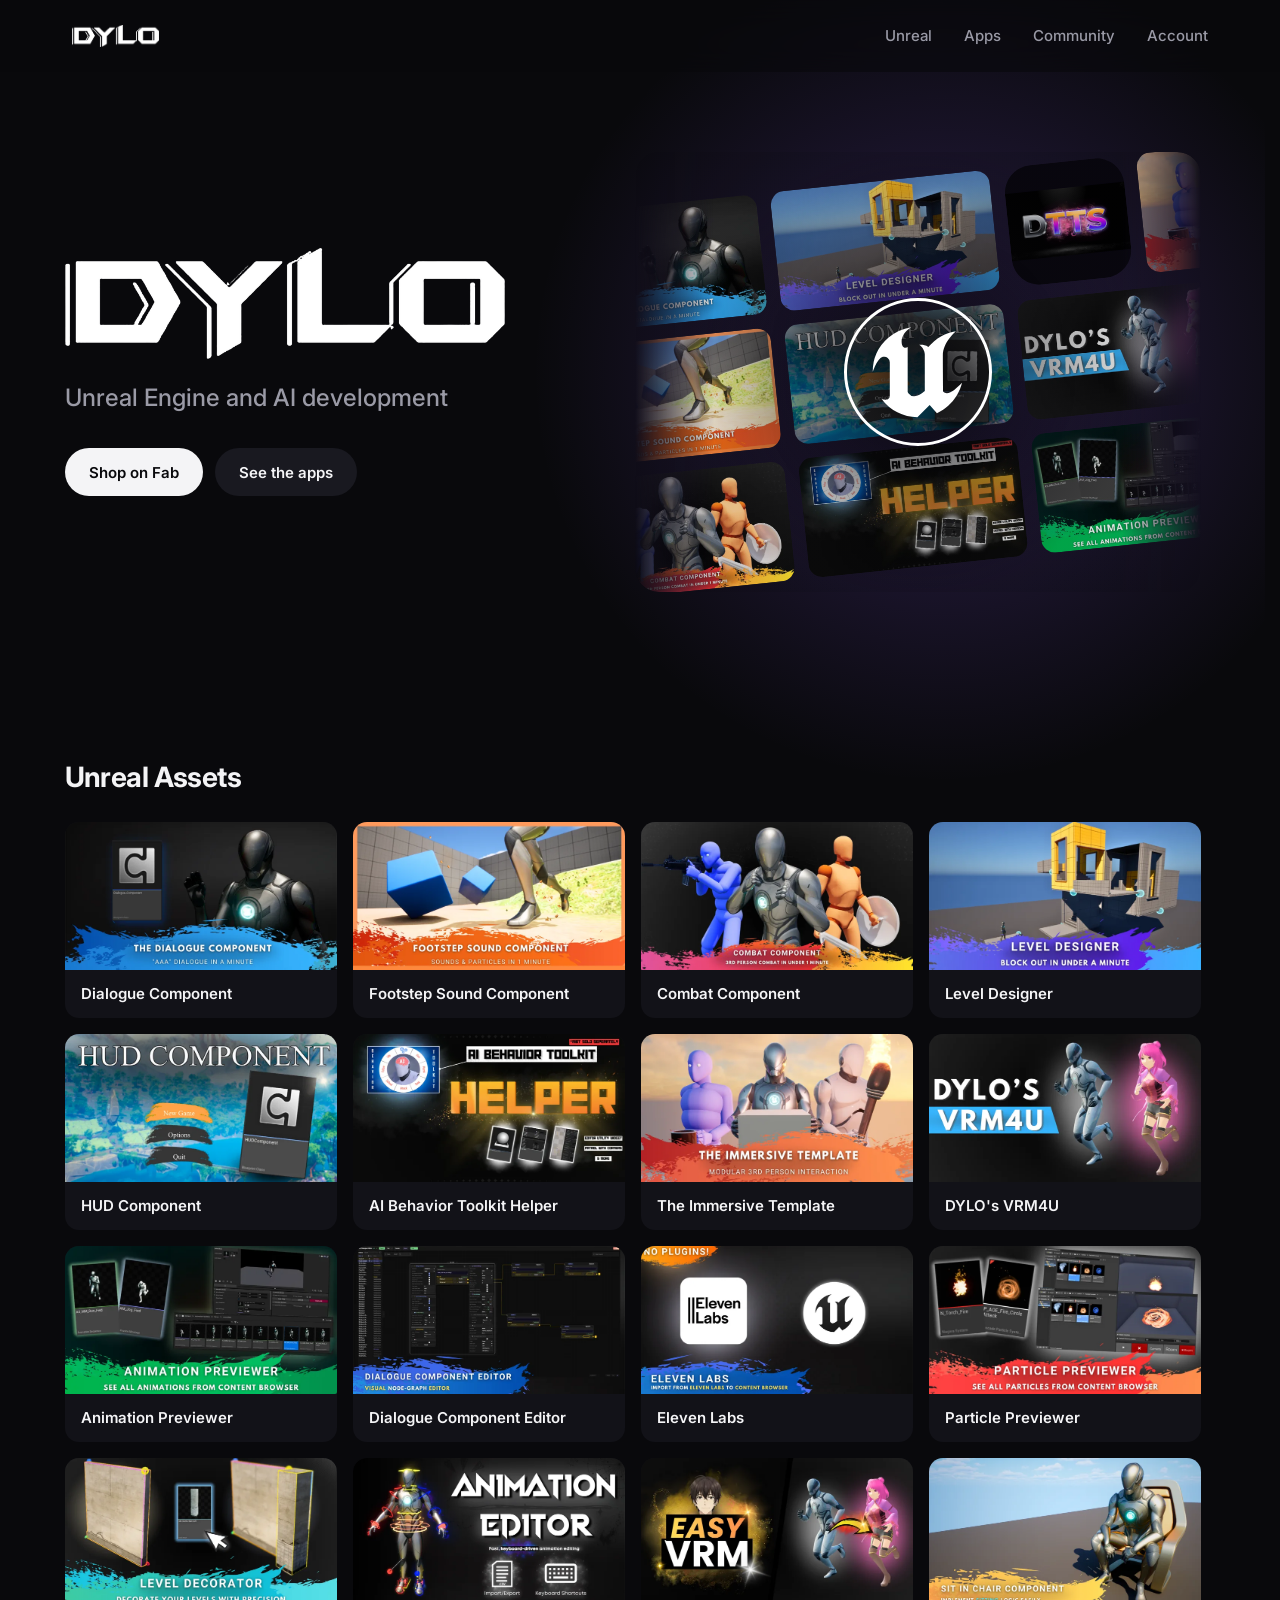
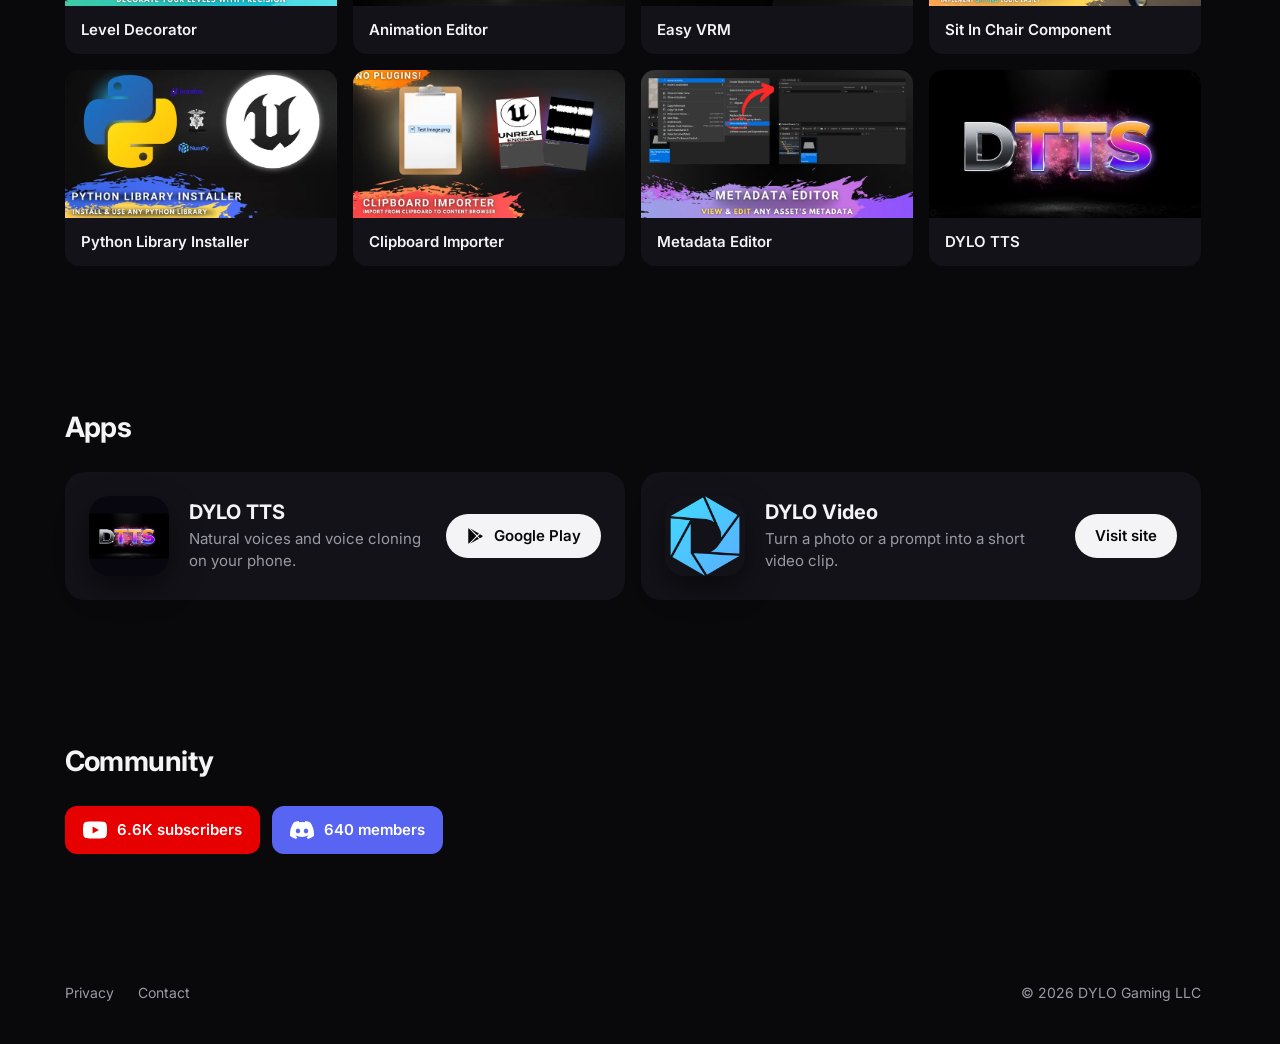
<file: index.html>
<!doctype html>
<html lang="en">
<head>
<meta charset="utf-8">
<meta name="viewport" content="width=device-width, initial-scale=1">
<title>DYLO Gaming</title>
<meta name="description" content="Unreal Engine assets and AI apps by DYLO Gaming.">
<link rel="icon" href="assets/favicon.png">
<link rel="preconnect" href="https://fonts.googleapis.com">
<link rel="preconnect" href="https://fonts.gstatic.com" crossorigin>
<link href="https://fonts.googleapis.com/css2?family=Inter:wght@400;500;600;700;800&display=swap" rel="stylesheet">
<link rel="stylesheet" href="/chrome.css">
<style>
  :root { --bg:#09090c; --card:#121218; --card2:#191920; --fg:#f4f4f6; --muted:#9a9aa6; --accent:#8b5cf6; --gut:32px; }
  * { box-sizing:border-box; margin:0; padding:0; }
  html { color-scheme:dark; scrollbar-color:#34343f var(--bg); scrollbar-gutter:stable; }
  ::-webkit-scrollbar { width:10px; } ::-webkit-scrollbar-track { background:var(--bg); }
  ::-webkit-scrollbar-thumb { background:#34343f; border-radius:5px; }
  body { background:var(--bg); color:var(--fg); font-family:Inter,system-ui,sans-serif; overflow-x:hidden; }
  a { color:inherit; text-decoration:none; }
  .wrap { max-width:1200px; margin:0 auto; padding:0 var(--gut); }
  .hero { position:relative; padding:152px 0 96px; overflow-x:clip; }
  .hero::before { content:""; position:absolute; left:calc(50% + 310px); top:calc(50% + 28px); width:820px; height:820px; translate:-50% -50%;
                  background:radial-gradient(closest-side, rgba(139,92,246,.26), transparent); pointer-events:none; z-index:-1; }
  .hero .wrap { position:relative; display:grid; grid-template-columns:minmax(0,1fr) minmax(0,1.1fr); gap:56px; align-items:center; }
  .hero .mark { width:min(440px, 100%); display:block; }
  .hero h1 { font-size:clamp(18px, 2.2vw, 24px); font-weight:500; color:var(--muted); margin-top:24px; }
  .ctas { display:flex; flex-wrap:wrap; gap:12px; margin-top:36px; }
  .btn { display:inline-flex; align-items:center; gap:10px; height:48px; padding:0 24px; border-radius:999px;
         font-weight:600; font-size:15px; background:var(--card2); transition:transform .15s, filter .15s; user-select:none; }
  .btn:hover { transform:translateY(-2px); filter:brightness(1.25); }
  .btn:active { transform:scale(.97); }
  .btn.solid { background:var(--fg); color:var(--bg); }
  .btn.solid:hover { filter:brightness(.92); }
  .btn svg { width:18px; height:18px; flex-shrink:0; fill:currentColor; }
  .reel { position:relative; height:440px; border-radius:24px; overflow:hidden; user-select:none;
          -webkit-mask-image:linear-gradient(90deg, transparent, #000 14%, #000 86%, transparent);
          mask-image:linear-gradient(90deg, transparent, #000 14%, #000 86%, transparent); }
  .reel .rows { position:absolute; inset:-40px -80px; display:flex; flex-direction:column; justify-content:center; gap:14px; transform:rotate(-6deg); }
  .reel .track { display:flex; gap:14px; width:max-content; animation:slide 70s linear infinite; }
  .reel .track:nth-child(2) { animation-direction:reverse; animation-duration:80s; }
  .reel .track:nth-child(3) { animation-duration:64s; }
  .reel .tile { height:120px; width:220px; border-radius:14px; object-fit:cover; background:var(--card); flex-shrink:0; display:block; }
  .reel .tile.icon { width:120px; border-radius:28px; }
  .reel::after { content:""; position:absolute; inset:0; pointer-events:none;
                 background:radial-gradient(circle at 50% 50%, rgba(9,9,12,.82) 0, rgba(9,9,12,.45) 30%, rgba(9,9,12,.1) 62%); }
  .ue { position:absolute; left:50%; top:50%; width:148px; height:148px; translate:-50% -50%; z-index:1; fill:#fff;
        filter:drop-shadow(0 10px 40px rgba(0,0,0,.7)); pointer-events:none; }
  @keyframes slide { to { transform:translateX(-50%); } }
  @media (prefers-reduced-motion:reduce) { .reel .track { animation:none; } }
  section { padding:72px 0; }
  h2 { font-size:28px; font-weight:700; letter-spacing:-.02em; margin-bottom:28px; user-select:none; }
  .apps { display:grid; grid-template-columns:repeat(auto-fit, minmax(320px, 1fr)); gap:16px; }
  .app { display:flex; align-items:center; gap:20px; padding:24px; border-radius:20px; background:var(--card); }
  .app img { width:80px; height:80px; border-radius:20px; flex-shrink:0; box-shadow:0 12px 32px rgba(0,0,0,.45); }
  .app .t { flex:1; min-width:0; }
  .app h3 { font-size:20px; font-weight:700; }
  .app p { color:var(--muted); margin-top:4px; font-size:15px; line-height:1.45; }
  .app .btn { height:44px; padding:0 20px; flex-shrink:0; }
  .grid { display:grid; grid-template-columns:repeat(auto-fill, minmax(260px, 1fr)); gap:16px; }
  .card { display:block; background:var(--card); border-radius:14px; overflow:hidden; transition:transform .15s, background .15s; }
  .card:hover { transform:translateY(-3px); background:var(--card2); }
  .card img { display:block; width:100%; height:auto; aspect-ratio:720/393; object-fit:cover; background:#1a1a22; }
  .card .name { display:block; padding:14px 16px; font-weight:600; font-size:15px; line-height:1.3; }
  .links { display:flex; flex-wrap:wrap; gap:12px; }
  .soc { display:flex; align-items:center; gap:10px; height:48px; padding:0 18px; white-space:nowrap; border-radius:12px; color:#fff;
         font-size:15px; font-weight:600; user-select:none; transition:transform .15s, filter .15s; }
  .soc:hover { transform:translateY(-2px); filter:brightness(1.1); }
  .soc:active { transform:scale(.97); }
  .soc svg { width:24px; height:24px; flex-shrink:0; fill:currentColor; }
  .soc.yt { background:#e60000; }
  .soc.dc { background:#5865f2; }
  @media (max-width:900px) {
    .hero .wrap { grid-template-columns:minmax(0,1fr); gap:48px; }
    .hero::before { left:50%; top:auto; bottom:-280px; translate:-50% 0; width:720px; height:720px; }
    .reel { height:320px; }
    .ue { width:112px; height:112px; }
  }
  @media (max-width:600px) {
    :root { --gut:16px; }
    .hero { padding:104px 0 64px; }
    .reel { height:260px; }
    .reel .tile { height:96px; width:176px; }
    .reel .tile.icon { width:96px; border-radius:22px; }
    section { padding:56px 0; }
    .app { flex-wrap:wrap; }
    .app .btn { width:100%; justify-content:center; }
    .soc { gap:8px; padding:0 14px; font-size:14px; }
  }
</style>
</head>
<body>
<script src="/chrome.js" data-part="nav"></script>

<main id="top">
  <div class="hero">
    <div class="wrap">
      <div>
        <img class="mark" src="assets/dylo-mark.png" alt="DYLO Gaming">
        <h1>Unreal Engine and AI development</h1>
        <div class="ctas">
          <a class="btn solid" href="https://www.fab.com/sellers/DYLO%20Gaming">Shop on Fab</a>
          <a class="btn" href="#apps">See the apps</a>
        </div>
      </div>
      <div class="reel" aria-hidden="true">
        <div class="rows">
          <div class="track"><img class="tile" src="assets/fab/340335dd.webp" alt=""><img class="tile" src="assets/fab/e6b4ed95.webp" alt=""><img class="tile icon" src="icon.png" alt=""><img class="tile" src="assets/fab/0d1d783c.webp" alt=""><img class="tile" src="assets/fab/aaec1767.webp" alt=""><img class="tile" src="assets/fab/a754fbb8.webp" alt=""><img class="tile" src="assets/fab/64a0526b.webp" alt=""><img class="tile" src="assets/fab/bd984dc2.webp" alt=""><img class="tile" src="assets/fab/340335dd.webp" alt=""><img class="tile" src="assets/fab/e6b4ed95.webp" alt=""><img class="tile icon" src="icon.png" alt=""><img class="tile" src="assets/fab/0d1d783c.webp" alt=""><img class="tile" src="assets/fab/aaec1767.webp" alt=""><img class="tile" src="assets/fab/a754fbb8.webp" alt=""><img class="tile" src="assets/fab/64a0526b.webp" alt=""><img class="tile" src="assets/fab/bd984dc2.webp" alt=""></div>
          <div class="track"><img class="tile" src="assets/fab/9903cb7f.webp" alt=""><img class="tile" src="assets/fab/fee35669.webp" alt=""><img class="tile" src="assets/fab/b99d76db.webp" alt=""><img class="tile" src="assets/fab/d7359a2a.webp" alt=""><img class="tile" src="assets/fab/ee988eeb.webp" alt=""><img class="tile" src="assets/fab/a3327f32.webp" alt=""><img class="tile" src="assets/fab/37a7d599.webp" alt=""><img class="tile" src="assets/fab/9903cb7f.webp" alt=""><img class="tile" src="assets/fab/fee35669.webp" alt=""><img class="tile" src="assets/fab/b99d76db.webp" alt=""><img class="tile" src="assets/fab/d7359a2a.webp" alt=""><img class="tile" src="assets/fab/ee988eeb.webp" alt=""><img class="tile" src="assets/fab/a3327f32.webp" alt=""><img class="tile" src="assets/fab/37a7d599.webp" alt=""></div>
          <div class="track"><img class="tile" src="assets/fab/b2a083c1.webp" alt=""><img class="tile" src="assets/fab/a3628c71.webp" alt=""><img class="tile" src="assets/fab/0345fb46.webp" alt=""><img class="tile" src="assets/fab/3557d032.webp" alt=""><img class="tile" src="assets/fab/c9e11a67.webp" alt=""><img class="tile icon" src="assets/dylo-video.png" alt=""><img class="tile" src="assets/fab/bf7d4737.webp" alt=""><img class="tile" src="assets/fab/b2a083c1.webp" alt=""><img class="tile" src="assets/fab/a3628c71.webp" alt=""><img class="tile" src="assets/fab/0345fb46.webp" alt=""><img class="tile" src="assets/fab/3557d032.webp" alt=""><img class="tile" src="assets/fab/c9e11a67.webp" alt=""><img class="tile icon" src="assets/dylo-video.png" alt=""><img class="tile" src="assets/fab/bf7d4737.webp" alt=""></div>
        </div>
        <svg class="ue" viewBox="0 0 24 24"><path d="M12 0a12 12 0 1012 12A12 12 0 0012 0zm0 23.52A11.52 11.52 0 1123.52 12 11.52 11.52 0 0112 23.52zm7.13-9.791c-.206.997-1.126 3.557-4.06 4.942l-1.179-1.325-1.988 2a7.338 7.338 0 01-5.804-2.978 2.859 2.859 0 00.65.123c.326.006.678-.114.678-.66v-5.394a.89.89 0 00-1.116-.89c-.92.212-1.656 2.509-1.656 2.509a7.304 7.304 0 012.528-5.597 7.408 7.408 0 013.73-1.721c-1.006.573-1.57 1.507-1.57 2.290 0 1.262.76 1.109.984.923v7.28a1.157 1.157 0 00.148.256 1.075 1.075 0 00.88.445c.76 0 1.747-.868 1.747-.868V9.172c0-.6-.452-1.324-.905-1.572 0 0 .838-.149 1.484.346a5.537 5.537 0 01.387-.425c1.508-1.48 2.929-1.902 4.112-2.112 0 0-2.151 1.69-2.151 3.960 0 1.687.043 5.801.043 5.801.799.771 1.986-.342 3.059-1.441Z"/></svg>
      </div>
    </div>
  </div>

  <section id="unreal">
    <div class="wrap">
      <h2>Unreal Assets</h2>
      <div class="grid">
      <a class="card" href="https://www.fab.com/listings/340335dd-aece-4e31-bc5d-8736a5fc4c3f">
        <img src="assets/fab/340335dd.webp" alt="" width="720" height="393" loading="lazy">
        <span class="name">Dialogue Component</span>
      </a>
      <a class="card" href="https://www.fab.com/listings/9903cb7f-5291-437e-b663-99e533d6a27f">
        <img src="assets/fab/9903cb7f.webp" alt="" width="720" height="393" loading="lazy">
        <span class="name">Footstep Sound Component</span>
      </a>
      <a class="card" href="https://www.fab.com/listings/b2a083c1-59c3-49df-8ee8-f56d72fdb004">
        <img src="assets/fab/b2a083c1.webp" alt="" width="720" height="393" loading="lazy">
        <span class="name">Combat Component</span>
      </a>
      <a class="card" href="https://www.fab.com/listings/e6b4ed95-32d1-40ca-9228-f5e974c46854">
        <img src="assets/fab/e6b4ed95.webp" alt="" width="720" height="393" loading="lazy">
        <span class="name">Level Designer</span>
      </a>
      <a class="card" href="https://www.fab.com/listings/fee35669-ade2-43d6-b74c-f8df09691d23">
        <img src="assets/fab/fee35669.webp" alt="" width="720" height="393" loading="lazy">
        <span class="name">HUD Component</span>
      </a>
      <a class="card" href="https://www.fab.com/listings/a3628c71-e1a9-4837-9077-0b1ac576f0e9">
        <img src="assets/fab/a3628c71.webp" alt="" width="720" height="405" loading="lazy">
        <span class="name">AI Behavior Toolkit Helper</span>
      </a>
      <a class="card" href="https://www.fab.com/listings/0d1d783c-811f-41bf-91c2-d309137cbd04">
        <img src="assets/fab/0d1d783c.webp" alt="" width="720" height="393" loading="lazy">
        <span class="name">The Immersive Template</span>
      </a>
      <a class="card" href="https://www.fab.com/listings/b99d76db-936b-44c1-a46d-0c2b4d894048">
        <img src="assets/fab/b99d76db.webp" alt="" width="720" height="405" loading="lazy">
        <span class="name">DYLO&#x27;s VRM4U</span>
      </a>
      <a class="card" href="https://www.fab.com/listings/0345fb46-5b68-4645-8034-1a2ec600895b">
        <img src="assets/fab/0345fb46.webp" alt="" width="720" height="405" loading="lazy">
        <span class="name">Animation Previewer</span>
      </a>
      <a class="card" href="https://www.fab.com/listings/aaec1767-3cbe-44bb-a2bc-348f9799b74d">
        <img src="assets/fab/aaec1767.webp" alt="" width="720" height="405" loading="lazy">
        <span class="name">Dialogue Component Editor</span>
      </a>
      <a class="card" href="https://www.fab.com/listings/d7359a2a-c948-47d4-a414-dc58dc016610">
        <img src="assets/fab/d7359a2a.webp" alt="" width="720" height="405" loading="lazy">
        <span class="name">Eleven Labs</span>
      </a>
      <a class="card" href="https://www.fab.com/listings/3557d032-b313-4bcc-b4af-eea70710c461">
        <img src="assets/fab/3557d032.webp" alt="" width="720" height="393" loading="lazy">
        <span class="name">Particle Previewer</span>
      </a>
      <a class="card" href="https://www.fab.com/listings/a754fbb8-437a-42df-8ce7-177990b54237">
        <img src="assets/fab/a754fbb8.webp" alt="" width="720" height="405" loading="lazy">
        <span class="name">Level Decorator</span>
      </a>
      <a class="card" href="https://www.fab.com/listings/ee988eeb-5cc7-41e4-8c86-a8db1ac7bb1f">
        <img src="assets/fab/ee988eeb.webp" alt="" width="720" height="405" loading="lazy">
        <span class="name">Animation Editor</span>
      </a>
      <a class="card" href="https://www.fab.com/listings/c9e11a67-6ab2-43ed-900b-5ef6aa9b6fad">
        <img src="assets/fab/c9e11a67.webp" alt="" width="720" height="405" loading="lazy">
        <span class="name">Easy VRM</span>
      </a>
      <a class="card" href="https://www.fab.com/listings/64a0526b-cf10-41e0-bfd8-328b6ae921df">
        <img src="assets/fab/64a0526b.webp" alt="" width="720" height="405" loading="lazy">
        <span class="name">Sit In Chair Component</span>
      </a>
      <a class="card" href="https://www.fab.com/listings/a3327f32-a0af-4a94-b0ea-b696effdcea8">
        <img src="assets/fab/a3327f32.webp" alt="" width="720" height="405" loading="lazy">
        <span class="name">Python Library Installer</span>
      </a>
      <a class="card" href="https://www.fab.com/listings/bf7d4737-e542-4a66-a6fb-3c1c3e59a643">
        <img src="assets/fab/bf7d4737.webp" alt="" width="720" height="405" loading="lazy">
        <span class="name">Clipboard Importer</span>
      </a>
      <a class="card" href="https://www.fab.com/listings/bd984dc2-4ce4-4472-a84e-99132deccfc5">
        <img src="assets/fab/bd984dc2.webp" alt="" width="720" height="405" loading="lazy">
        <span class="name">Metadata Editor</span>
      </a>
      <a class="card" href="https://www.fab.com/listings/37a7d599-4248-4491-9b0e-429e6875c1fc">
        <img src="assets/fab/37a7d599.webp" alt="" width="720" height="405" loading="lazy">
        <span class="name">DYLO TTS</span>
      </a>
      </div>
    </div>
  </section>

  <section id="apps">
    <div class="wrap">
      <h2>Apps</h2>
      <div class="apps">
        <div class="app">
          <img src="icon.png" alt="DYLO TTS">
          <div class="t">
            <h3>DYLO TTS</h3>
            <p>Natural voices and voice cloning on your phone.</p>
          </div>
          <a class="btn solid" href="https://play.google.com/store/apps/details?id=com.dylo.tts">
            <svg viewBox="0 0 24 24"><path d="M3.6 1.8 13.8 12 3.6 22.2c-.4-.2-.6-.6-.6-1.1V2.9c0-.5.2-.9.6-1.1Zm11.3 11.3 2.4 2.4-11.6 6.6 9.2-9Zm3.6-3.6 3 1.7c.8.5.8 1.6 0 2.1l-3 1.7-2.6-2.6 2.6-2.9ZM5.7 1.9l11.6 6.6-2.4 2.4-9.2-9Z"/></svg>
            Google Play
          </a>
        </div>
        <div class="app">
          <img src="assets/dylo-video.png" alt="DYLO Video">
          <div class="t">
            <h3>DYLO Video</h3>
            <p>Turn a photo or a prompt into a short video clip.</p>
          </div>
          <a class="btn solid" href="https://video.dylostudio.com/">Visit site</a>
        </div>
      </div>
    </div>
  </section>

  <section id="community">
    <div class="wrap">
      <h2>Community</h2>
      <div class="links">
        <a class="soc yt" href="https://www.youtube.com/@DYLOGaming">
          <svg viewBox="0 0 24 24"><path d="M23.5 6.2a3 3 0 0 0-2.1-2.1C19.5 3.6 12 3.6 12 3.6s-7.5 0-9.4.5A3 3 0 0 0 .5 6.2 31 31 0 0 0 0 12a31 31 0 0 0 .5 5.8 3 3 0 0 0 2.1 2.1c1.9.5 9.4.5 9.4.5s7.5 0 9.4-.5a3 3 0 0 0 2.1-2.1A31 31 0 0 0 24 12a31 31 0 0 0-.5-5.8ZM9.6 15.6V8.4l6.3 3.6-6.3 3.6Z"/></svg>
          <span>6.6K subscribers</span>
        </a>
        <a class="soc dc" href="https://discord.gg/AB65GBxFNT">
          <svg viewBox="0 0 24 24"><path d="M20.3 4.4A19.8 19.8 0 0 0 15.4 3l-.6 1.3a18.4 18.4 0 0 0-5.6 0L8.6 3a19.7 19.7 0 0 0-4.9 1.4C.6 9 -.3 13.5.1 18a19.9 19.9 0 0 0 6 3l1.3-2.1c-.7-.3-1.4-.6-2-1l.5-.4a14.2 14.2 0 0 0 12.2 0l.5.4c-.6.4-1.3.7-2 1l1.3 2.1a19.8 19.8 0 0 0 6-3c.5-5.2-.8-9.7-3.6-13.6ZM8 15.3c-1.2 0-2.2-1.1-2.2-2.4s1-2.4 2.2-2.4 2.2 1.1 2.2 2.4-1 2.4-2.2 2.4Zm8 0c-1.2 0-2.2-1.1-2.2-2.4s1-2.4 2.2-2.4 2.2 1.1 2.2 2.4-1 2.4-2.2 2.4Z"/></svg>
          <span>640 members</span>
        </a>
      </div>
    </div>
  </section>
</main>

<script src="/chrome.js" data-part="footer"></script>
</body>
</html>
</file>
<file: chrome.css>
/* shared site header and footer: every page loads this, never copy it into a page */
.nav,.sfoot{--text:#f4f4f6;--muted:#9a9aa6}
.nav .wrap,.sfoot .wrap{max-width:1200px;margin:0 auto;padding:0 32px}
.nav a,.sfoot a{color:inherit;text-decoration:none}
.nav{position:fixed;inset:0 0 auto;z-index:10;backdrop-filter:blur(14px);-webkit-backdrop-filter:blur(14px);background:rgba(9,9,12,.6);font:500 15px/1.6 Inter,system-ui,sans-serif;-webkit-user-select:none;user-select:none;-webkit-tap-highlight-color:transparent}
.nav .wrap{display:flex;align-items:center;gap:20px;height:72px}
.nav .brand{display:block;margin-right:auto}
.nav .brand img{display:block;height:22px;width:auto}
.nav .menu{display:flex;gap:32px}
.nav a.l{display:inline-block;color:var(--muted)}
.nav :is(.brand,a.l,.burger){transition:scale .12s cubic-bezier(.2,.8,.2,1),color .2s,filter .2s}
.nav a.l:hover{color:var(--text)}
.nav .brand:hover{filter:brightness(1.2)}
.nav :is(.brand,a.l,.burger):active{scale:.94}
.nav .burger{display:none;width:36px;height:36px;margin-right:-8px;padding:6px;border:0;background:none;color:var(--text);cursor:pointer}
.nav .burger svg{display:block;width:24px;height:24px;fill:none;stroke:currentColor;stroke-width:2;stroke-linecap:round}
.totop{position:fixed;right:24px;bottom:24px;z-index:10;width:48px;height:48px;padding:12px;border:0;border-radius:50%;background:rgba(40,40,50,.8);backdrop-filter:blur(14px);-webkit-backdrop-filter:blur(14px);color:#f4f4f6;cursor:pointer;opacity:0;pointer-events:none;translate:0 8px;transition:opacity .2s,translate .2s,scale .12s,background .2s;-webkit-tap-highlight-color:transparent}
.totop.on{opacity:1;pointer-events:auto;translate:0 0}
.totop:hover{background:rgba(60,60,72,.9)}
.totop:active{scale:.92}
.totop svg{display:block;width:24px;height:24px;fill:none;stroke:currentColor;stroke-width:2.2;stroke-linecap:round;stroke-linejoin:round}
.sfoot{padding:56px 0 40px;color:var(--muted);font:14px/1.6 Inter,system-ui,sans-serif;-webkit-user-select:none;user-select:none}
.sfoot .wrap{display:flex;flex-wrap:wrap;gap:10px 24px;align-items:center}
.sfoot span{margin-left:auto}
.sfoot a{transition:color .2s}
.sfoot a:hover{color:var(--text)}
@media (max-width:600px){
  .nav .wrap,.sfoot .wrap{padding:0 16px}
  .nav .wrap{height:56px}
  .nav .brand img{height:18px}
  .nav .burger{display:block}
  .nav .menu{display:none;position:absolute;top:56px;left:0;right:0;flex-direction:column;gap:0;padding:4px 16px 12px;background:rgba(9,9,12,.92);backdrop-filter:blur(14px);-webkit-backdrop-filter:blur(14px)}
  .nav.open .menu{display:flex}
  .nav .menu a.l{padding:12px 0}
  .totop{right:16px;bottom:16px}}
</file>
